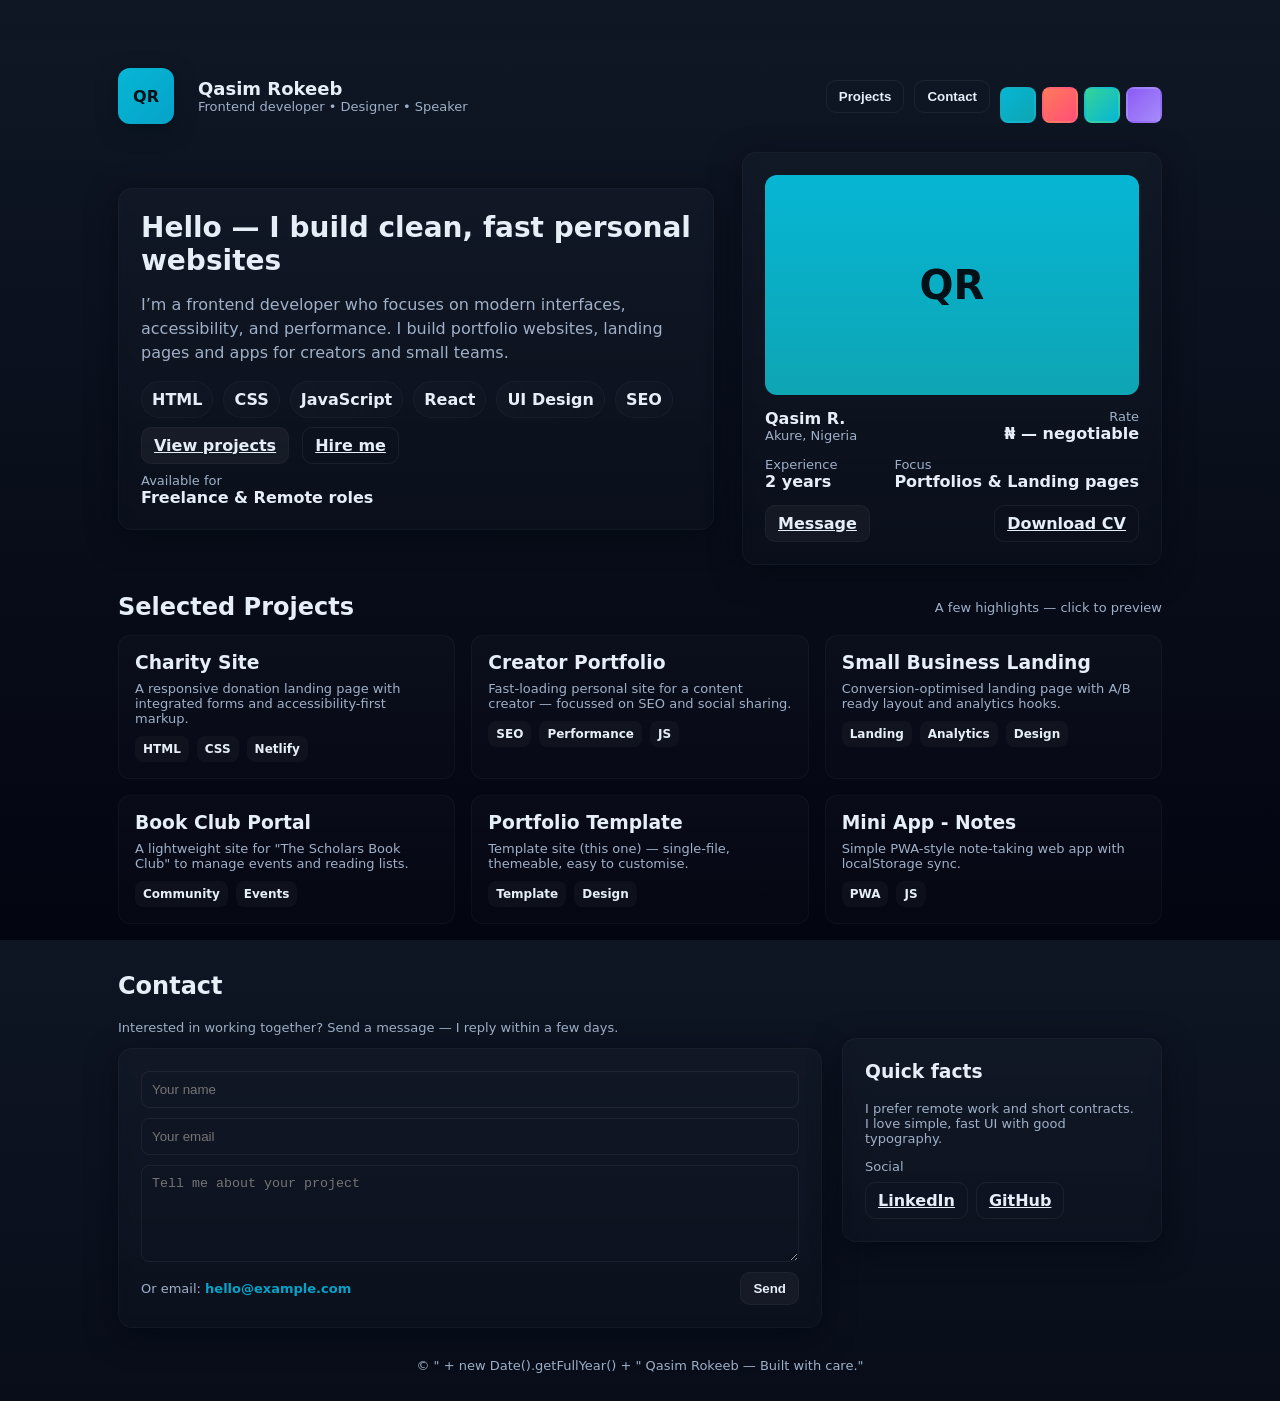
<file: index.html>
<!doctype html>
<html lang="en">
<head>
  <meta charset="utf-8">
  <meta name="viewport" content="width=device-width,initial-scale=1">
  <title>Stylish Portfolio — Qasim Rokeeb</title>
  <meta name="description" content="A colourful, responsive single-file portfolio template.">
  <style>
    :root{
      --bg:#0f1724; /* night blue */
      --card:#0b1220;
      --text:#e6eef8;
      --muted:#9fb0c8;

      /* default palette (ocean) */
      --accent-1: #06b6d4;
      --accent-2: #06a3c9;
      --accent-3: #0ea5b4;

      --radius: 14px;
      --glass: rgba(255,255,255,0.04);
      font-family: Inter, ui-sans-serif, system-ui, -apple-system, "Segoe UI", Roboto, "Helvetica Neue", Arial;
    }

    /* other palettes defined as data attributes on body */
    body[data-palette="sunset"]{ --accent-1:#ff7a59; --accent-2:#ffb86b; --accent-3:#ff4f79; --bg:#151313; --card:#1b1414; }
    body[data-palette="mint"]{ --accent-1:#34d399; --accent-2:#10b981; --accent-3:#06b6d4; --bg:#071820; --card:#071a1b; }
    body[data-palette="violet"]{ --accent-1:#8b5cf6; --accent-2:#7c3aed; --accent-3:#a78bfa; --bg:#0b0712; --card:#110b18; }

    *{box-sizing:border-box}
    html,body{height:100%;margin:0;background:linear-gradient(180deg,var(--bg),#030511);color:var(--text);}

    .container{max-width:1100px;margin:40px auto;padding:28px}

    header{display:flex;align-items:center;justify-content:space-between;gap:16px}
    .brand{display:flex;gap:12px;align-items:center}
    .logo{width:56px;height:56px;border-radius:12px;background:linear-gradient(135deg,var(--accent-1),var(--accent-2));display:flex;align-items:center;justify-content:center;font-weight:700;color:#021018;box-shadow:0 6px 20px rgba(2,16,24,0.6)}
    h1{font-size:18px;margin:0}
    p.lead{margin:0;color:var(--muted);font-size:13px}

    nav{display:flex;gap:10px;align-items:center}
    .btn{background:var(--glass);border:1px solid rgba(255,255,255,0.04);padding:8px 12px;border-radius:10px;color:var(--text);cursor:pointer;font-weight:600}
    .btn.ghost{background:transparent;border:1px solid rgba(255,255,255,0.06)}

    /* Hero */
    .hero{display:grid;grid-template-columns:1fr 420px;gap:28px;margin-top:28px;align-items:center}
    .card{background:linear-gradient(180deg, rgba(255,255,255,0.02), rgba(255,255,255,0.01));padding:22px;border-radius:var(--radius);backdrop-filter: blur(6px);box-shadow: 0 8px 30px rgba(2,8,16,0.6);border:1px solid rgba(255,255,255,0.03)}

    .intro h2{font-size:28px;margin:0 0 8px}
    .intro p{color:var(--muted);line-height:1.5}

    .skills{display:flex;flex-wrap:wrap;gap:10px;margin-top:16px}
    .chip{padding:8px 10px;border-radius:999px;background:linear-gradient(90deg, rgba(255,255,255,0.02), rgba(255,255,255,0.01));border:1px solid rgba(255,255,255,0.03);font-weight:600}

    /* profile card */
    .profile{display:flex;flex-direction:column;gap:14px}
    .avatar{width:100%;height:220px;border-radius:12px;background:linear-gradient(180deg,var(--accent-1),var(--accent-3));display:flex;align-items:center;justify-content:center;font-size:40px;font-weight:800;color:#021018}
    .meta{display:flex;justify-content:space-between;gap:8px;align-items:center}

    /* Projects */
    section.projects{margin-top:28px}
    .projects-grid{display:grid;grid-template-columns:repeat(3,1fr);gap:16px;margin-top:14px}
    .project{padding:16px;border-radius:12px;background:linear-gradient(180deg, rgba(255,255,255,0.02), rgba(255,255,255,0.01));border:1px solid rgba(255,255,255,0.03)}
    .project h3{margin:0 0 8px}
    .project p{margin:0;color:var(--muted);font-size:13px}
    .project .tags{margin-top:10px;display:flex;gap:8px;flex-wrap:wrap}
    .tag{background:rgba(255,255,255,0.03);padding:6px 8px;border-radius:8px;font-weight:600;font-size:12px}

    /* Accent highlights */
    .accent{color:var(--accent-1);font-weight:800}
    .accent-bg{background:linear-gradient(90deg,var(--accent-1),var(--accent-2));-webkit-background-clip:text;background-clip:text;color:transparent}

    /* Color strip bar */
    .palette-bar{display:flex;gap:6px;margin-top:18px}
    .swatch{width:36px;height:36px;border-radius:8px;cursor:pointer;border:2px solid rgba(255,255,255,0.03)}
    .swatch[data-p="ocean"]{background:linear-gradient(135deg,#06b6d4,#0ea5b4)}
    .swatch[data-p="sunset"]{background:linear-gradient(135deg,#ff7a59,#ff4f79)}
    .swatch[data-p="mint"]{background:linear-gradient(135deg,#34d399,#06b6d4)}
    .swatch[data-p="violet"]{background:linear-gradient(135deg,#8b5cf6,#a78bfa)}

    /* contact */
    form{display:grid;gap:10px}
    input,textarea{background:transparent;border:1px solid rgba(255,255,255,0.06);padding:10px;border-radius:8px;color:var(--text);outline:none}
    .muted{color:var(--muted);font-size:13px}

    footer{margin-top:30px;text-align:center;color:var(--muted);font-size:13px}

    /* responsiveness */
    @media (max-width:980px){
      .hero{grid-template-columns:1fr}
      .projects-grid{grid-template-columns:repeat(2,1fr)}
      .avatar{height:180px}
    }
    @media (max-width:600px){
      .projects-grid{grid-template-columns:1fr}
      .container{padding:18px;margin:18px auto}
      .logo{width:48px;height:48px}
      .intro h2{font-size:22px}
    }

    /* small util */
    .row{display:flex;gap:10px;align-items:center}
    a.link{color:var(--accent-2);text-decoration:none;font-weight:700}
  </style>
</head>
<body data-palette="ocean">
  <div class="container">
    <header>
      <div class="brand">
        <div class="logo">QR</div> <a></a>
        <div>
          <h1>Qasim Rokeeb</h1>
          <p class="lead">Frontend developer • Designer • Speaker</p>
        </div>
      </div>

      <nav>
        <button class="btn ghost" onclick="document.getElementById('projects').scrollIntoView({behavior:'smooth'})">Projects</button>
        <button class="btn ghost" onclick="document.getElementById('contact').scrollIntoView({behavior:'smooth'})">Contact</button>
        <div class="row">
          <div class="palette-bar" title="Choose palette">
            <div class="swatch" data-p="ocean" onclick="setPalette('ocean')" aria-label="ocean palette"></div>
            <div class="swatch" data-p="sunset" onclick="setPalette('sunset')" aria-label="sunset palette"></div>
            <div class="swatch" data-p="mint" onclick="setPalette('mint')" aria-label="mint palette"></div>
            <div class="swatch" data-p="violet" onclick="setPalette('violet')" aria-label="violet palette"></div>
          </div>
        </div>
      </nav>
    </header>

    <main>
      <section class="hero">
        <div class="card intro">
          <h2>Hello — I build clean, fast personal websites</h2>
          <p>I’m a frontend developer who focuses on modern interfaces, accessibility, and performance. I build portfolio websites, landing pages and apps for creators and small teams.</p>

          <div class="skills">
            <div class="chip">HTML</div>
            <div class="chip">CSS</div>
            <div class="chip">JavaScript</div>
            <div class="chip">React</div>
            <div class="chip">UI Design</div>
            <div class="chip">SEO</div>
          </div>

          <div style="margin-top:18px">
            <a class="btn" href="#projects">View projects</a>
            <a class="btn ghost" href="#contact" style="margin-left:8px">Hire me</a>
          </div>

          <div style="margin-top:18px;display:flex;gap:12px;align-items:center">
            <div class="meta">
              <div>
                <div class="muted">Available for</div>
                <div style="font-weight:800">Freelance & Remote roles</div>
              </div>
            </div>
          </div>
        </div>

        <aside class="card profile">
          <div class="avatar">QR</div>
          <div style="display:flex;justify-content:space-between;align-items:center">
            <div>
              <div style="font-weight:800">Qasim R.</div>
              <div class="muted">Akure, Nigeria</div>
            </div>
            <div style="text-align:right">
              <div class="muted">Rate</div>
              <div style="font-weight:900">₦ — negotiable</div>
            </div>
          </div>

          <div style="display:flex;gap:8px;justify-content:space-between;align-items:center">
            <div>
              <div class="muted">Experience</div>
              <div style="font-weight:800">2 years</div>
            </div>
            <div>
              <div class="muted">Focus</div>
              <div style="font-weight:800">Portfolios & Landing pages</div>
            </div>
          </div>

          <div style="display:flex;gap:10px;justify-content:space-between">
            <a class="btn" href="#contact">Message</a>
            <a class="btn ghost" href="#" onclick="alert('Download CV placeholder')">Download CV</a>
          </div>
        </aside>
      </section>

      <section id="projects" class="projects">
        <div style="display:flex;justify-content:space-between;align-items:center">
          <h2 style="margin:0">Selected Projects</h2>
          <div class="muted">A few highlights — click to preview</div>
        </div>

        <div class="projects-grid">
          <article class="project">
            <h3>Charity Site</h3>
            <p>A responsive donation landing page with integrated forms and accessibility-first markup.</p>
            <div class="tags"><span class="tag">HTML</span><span class="tag">CSS</span><span class="tag">Netlify</span></div>
          </article>

          <article class="project">
            <h3>Creator Portfolio</h3>
            <p>Fast-loading personal site for a content creator — focussed on SEO and social sharing.</p>
            <div class="tags"><span class="tag">SEO</span><span class="tag">Performance</span><span class="tag">JS</span></div>
          </article>

          <article class="project">
            <h3>Small Business Landing</h3>
            <p>Conversion-optimised landing page with A/B ready layout and analytics hooks.</p>
            <div class="tags"><span class="tag">Landing</span><span class="tag">Analytics</span><span class="tag">Design</span></div>
          </article>

          <article class="project">
            <h3>Book Club Portal</h3>
            <p>A lightweight site for "The Scholars Book Club" to manage events and reading lists.</p>
            <div class="tags"><span class="tag">Community</span><span class="tag">Events</span></div>
          </article>

          <article class="project">
            <h3>Portfolio Template</h3>
            <p>Template site (this one) — single-file, themeable, easy to customise.</p>
            <div class="tags"><span class="tag">Template</span><span class="tag">Design</span></div>
          </article>

          <article class="project">
            <h3>Mini App - Notes</h3>
            <p>Simple PWA-style note-taking web app with localStorage sync.</p>
            <div class="tags"><span class="tag">PWA</span><span class="tag">JS</span></div>
          </article>
        </div>
      </section>

      <section id="contact" style="margin-top:28px">
        <div style="display:flex;justify-content:space-between;align-items:center;gap:20px;flex-wrap:wrap">
          <div style="flex:1;min-width:260px">
            <h2>Contact</h2>
            <p class="muted">Interested in working together? Send a message — I reply within a few days.</p>

            <div class="card" style="margin-top:12px">
              <form onsubmit="event.preventDefault();sendMessage();">
                <input type="text" id="name" placeholder="Your name" required>
                <input type="email" id="email" placeholder="Your email" required>
                <textarea id="message" rows="5" placeholder="Tell me about your project" required></textarea>
                <div style="display:flex;gap:8px;align-items:center;justify-content:space-between">
                  <div class="muted">Or email: <a class="link" href="mailto:hello@example.com">hello@example.com</a></div>
                  <button class="btn" type="submit">Send</button>
                </div>
              </form>
            </div>
          </div>

          <div style="width:320px;min-width:260px">
            <div class="card">
              <h3 style="margin-top:0">Quick facts</h3>
              <p class="muted">I prefer remote work and short contracts. I love simple, fast UI with good typography.</p>
              <div style="margin-top:12px" class="muted">Social</div>
              <div style="display:flex;gap:8px;margin-top:8px">
                <a class="btn ghost" href="#">LinkedIn</a>
                <a class="btn ghost" href="#">GitHub</a>
              </div>
            </div>
          </div>
        </div>
      </section>

      <footer>
        © " + new Date().getFullYear() + " Qasim Rokeeb — Built with care."
      </footer>
    </main>
  </div>

  <script>
    function setPalette(name){
      document.body.setAttribute('data-palette', name);
      localStorage.setItem('palette', name);
    }
    // restore palette
    (function(){
      const saved = localStorage.getItem('palette');
      if(saved) document.body.setAttribute('data-palette', saved);
    })();

    function sendMessage(){
      const name = document.getElementById('name').value.trim();
      alert('Thanks '+(name||'friend')+" — message submitted (demo). We'll pretend it's sent!");
      document.getElementById('name').value='';
      document.getElementById('email').value='';
      document.getElementById('message').value='';
    }
  </script>
</body>
</html>
</file>
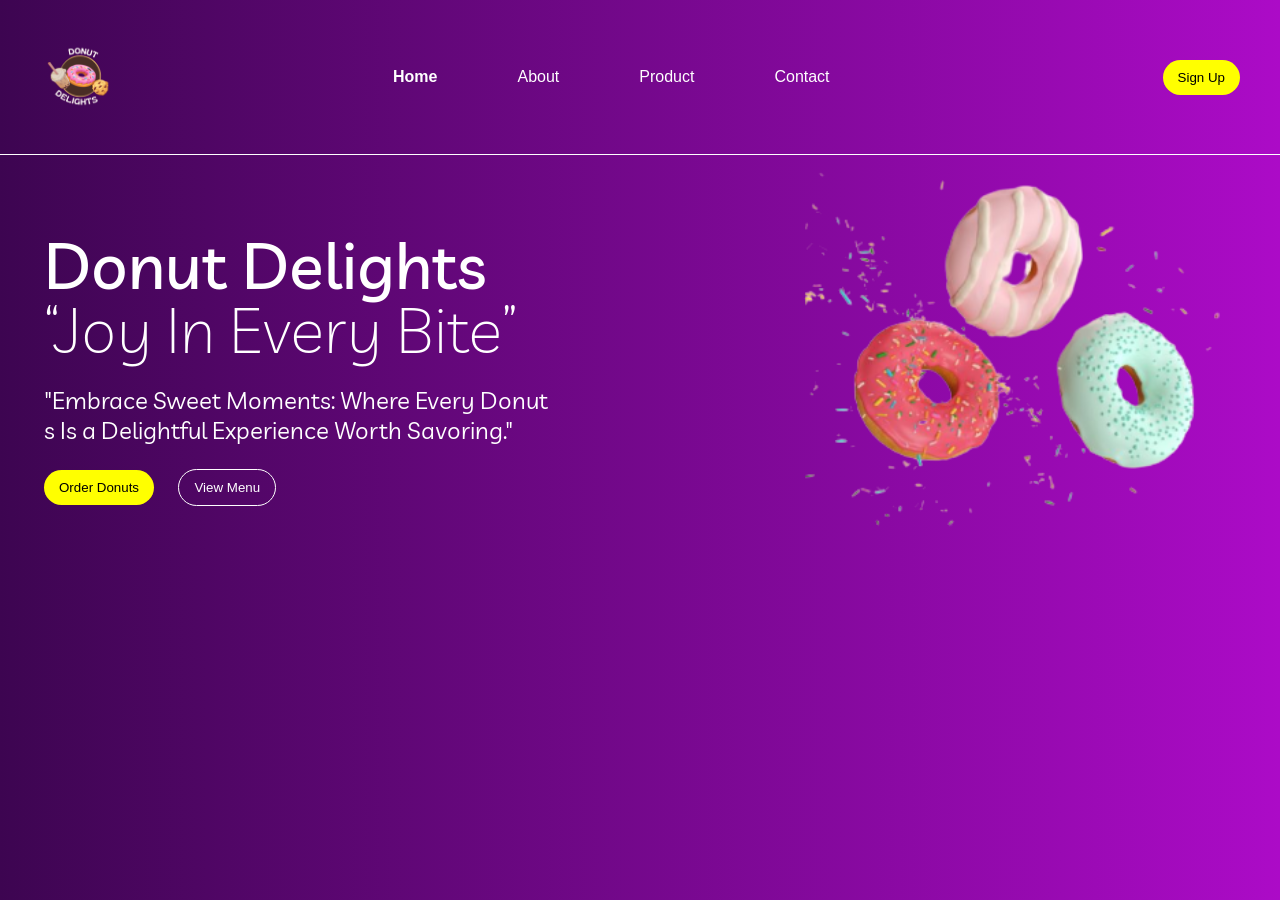
<file: Donut's Website/index.html>
<!DOCTYPE html>
<html lang="en">
<head>
    <meta charset="UTF-8">
    <meta name="viewport" content="width=device-width, initial-scale=1.0">
    <title>Donut's Website</title>
    <link rel="stylesheet" href="style.css">
    <link rel="preconnect" href="https://fonts.googleapis.com">
<link rel="preconnect" href="https://fonts.gstatic.com" crossorigin>
<link href="https://fonts.googleapis.com/css2?family=Livvic:ital,wght@0,100;0,200;0,300;0,400;0,500;0,600;0,700;0,900;1,100;1,200;1,300;1,400;1,500;1,600;1,700;1,900&display=swap" rel="stylesheet">
</head>
<body>

    <header>
        <div>
            <img src="logo.png" alt="">
        </div>
        <nav>

            <ul>
                <li><a class="active" href="index.html">Home</a></li>
                <li><a href="about.html">About</a></li>
                <li><a href="services.html">Product</a></li>
                <li><a href="contact.html">Contact</a></li>
            </ul>
        </nav>

        <button>Sign Up</button>
    </header>

    <section>
        <div>
              <h1>Donut Delights <br><span>“Joy In Every Bite”</span></h1>
              <p>"Embrace Sweet Moments: Where Every Donut <br>s Is a Delightful Experience Worth Savoring."</p>
              <div>
                <button>Order Donuts</button>
                <button id="sign-up">View Menu</button>
              </div>
        </div>
        <div>
            <img src="HeroImg.png" alt="Donut Image">
    </section>
</body>
</html>
</file>
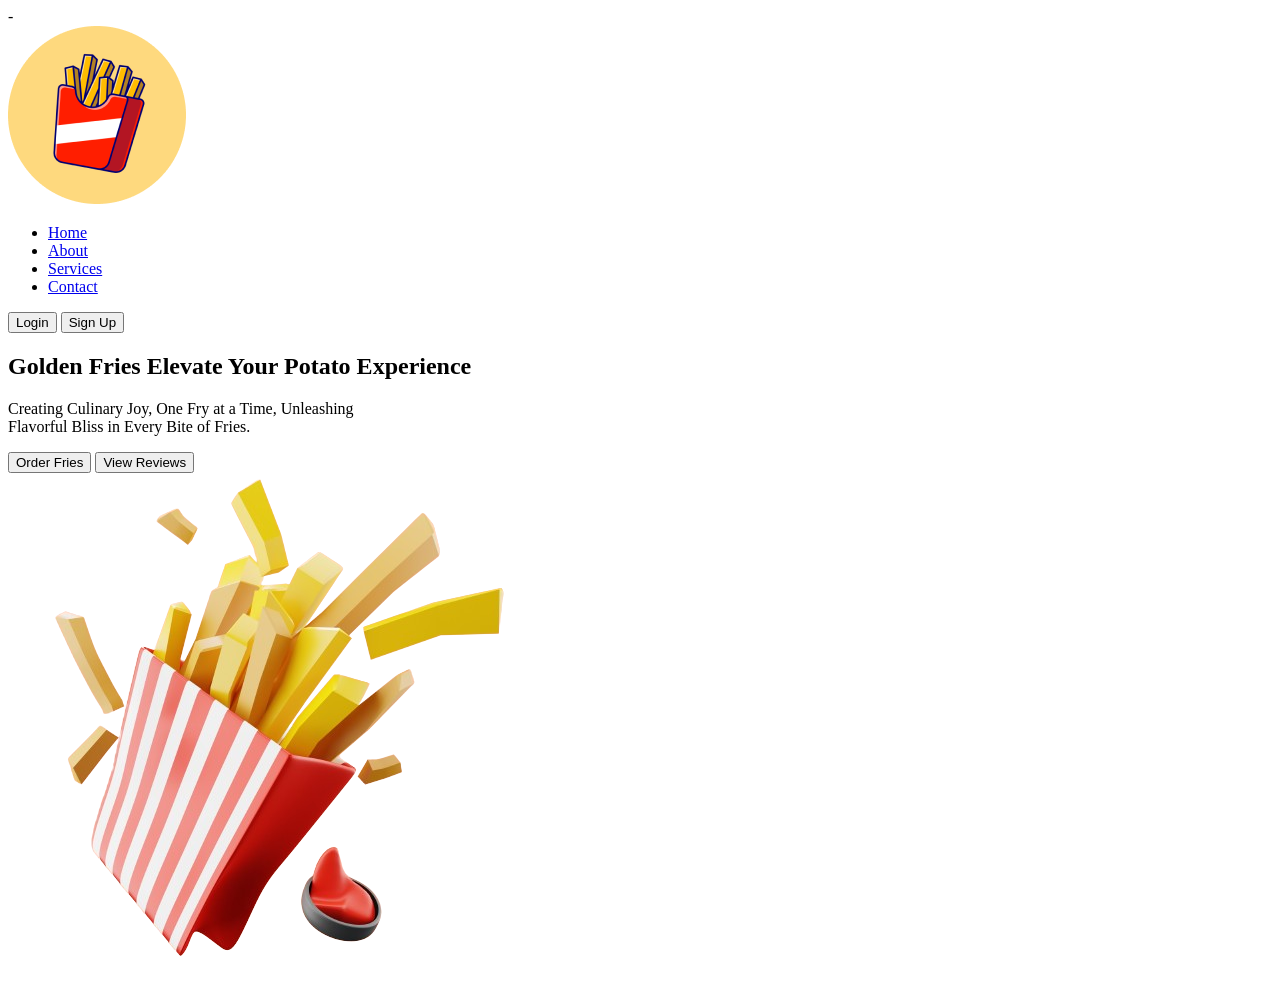
<file: Fries Website/index.html>
<!DOCTYPE html>
<html lang="en">
<head>
    <meta charset="UTF-8">
    <meta name="viewport" content="width=device-width, initial-scale=1.0">-
    <title>Fries Website</title>

    <!-- <link rel="stylesheet" href="style.css"> -->
   <link rel="preconnect" href="https://fonts.googleapis.com">
<link rel="preconnect" href="https://fonts.gstatic.com" crossorigin>
<link href="https://fonts.googleapis.com/css2?family=Inter:ital,opsz,wght@0,14..32,100..900;1,14..32,100..900&family=Poppins:ital,wght@0,100;0,200;0,300;0,400;0,500;0,600;0,700;0,800;0,900;1,100;1,200;1,300;1,400;1,500;1,600;1,700;1,800;1,900&display=swap" rel="stylesheet">
</head>
<body>
    <header>
        <div>

             <img src="logo.png" alt="Fries Logo">
        </div>

          
           <nav>
            <ul>
                <li><a class="active" href="index.html">Home</a></li>
                <li><a href="about.html">About</a></li>
                <li><a href="services.html">Services</a></li>
                <li><a href="contact.html">Contact</a></li>
            </ul>
           </nav>
           <div>
               <button>Login</button>
               <button id="sign-up">Sign Up</button>
           </div>
    </header>
    <section>
        <div>
           <h1>Golden Fries Elevate Your Potato Experience</h1>
           <p>Creating Culinary Joy, One Fry at a Time, Unleashing <br>Flavorful Bliss in Every Bite of Fries.</p>
           <div>
            <button>Order Fries</button>
            <button id="sign-up">View Reviews</button>
           </div>
        </div>
        <div>  
            <img src="HeroImg.png" alt="Fries Image">
        </div>
    </section>
</body>
</html>
</file>
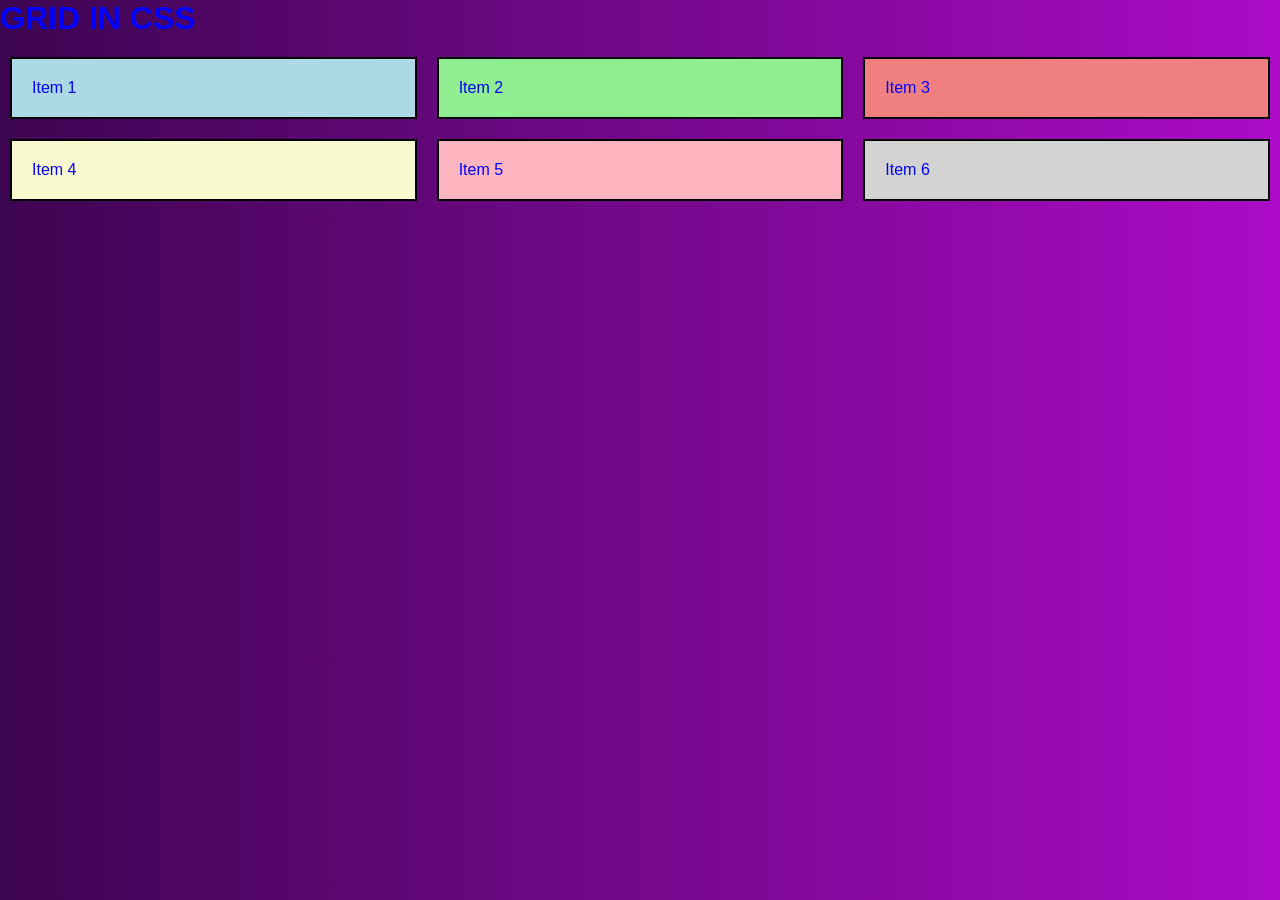
<file: GRID/index.html>
<!DOCTYPE html>
<html lang="en">
<head>
    <meta charset="UTF-8">
    <meta name="viewport" content="width=device-width, initial-scale=1.0">
    <title>GRID IN CSS</title>
    <link rel="stylesheet" href="style.css">
</head>
<body>
    <h1>GRID IN CSS</h1>

    <div class="grid-container">
        <div style="background-color: lightblue; padding: 20px; border: 2px solid black;" class="grid-1">Item 1</div>
        <div style="background-color: lightgreen; padding: 20px; border: 2px solid black;" class="grid-2">Item 2</div>
        <div style="background-color: lightcoral; padding: 20px; border: 2px solid black;" class="grid-3">Item 3</div>
        <div style="background-color: lightgoldenrodyellow; padding: 20px; border: 2px solid black;" class="grid-4">Item 4</div>
        <div style="background-color: lightpink; padding: 20px; border: 2px solid black; " class="grid-5">Item 5</div>
        <div style="background-color: lightgray; padding: 20px; border: 2px solid black;" class="grid-6">Item 6</div>
    </div>
</body>
</html>
</file>
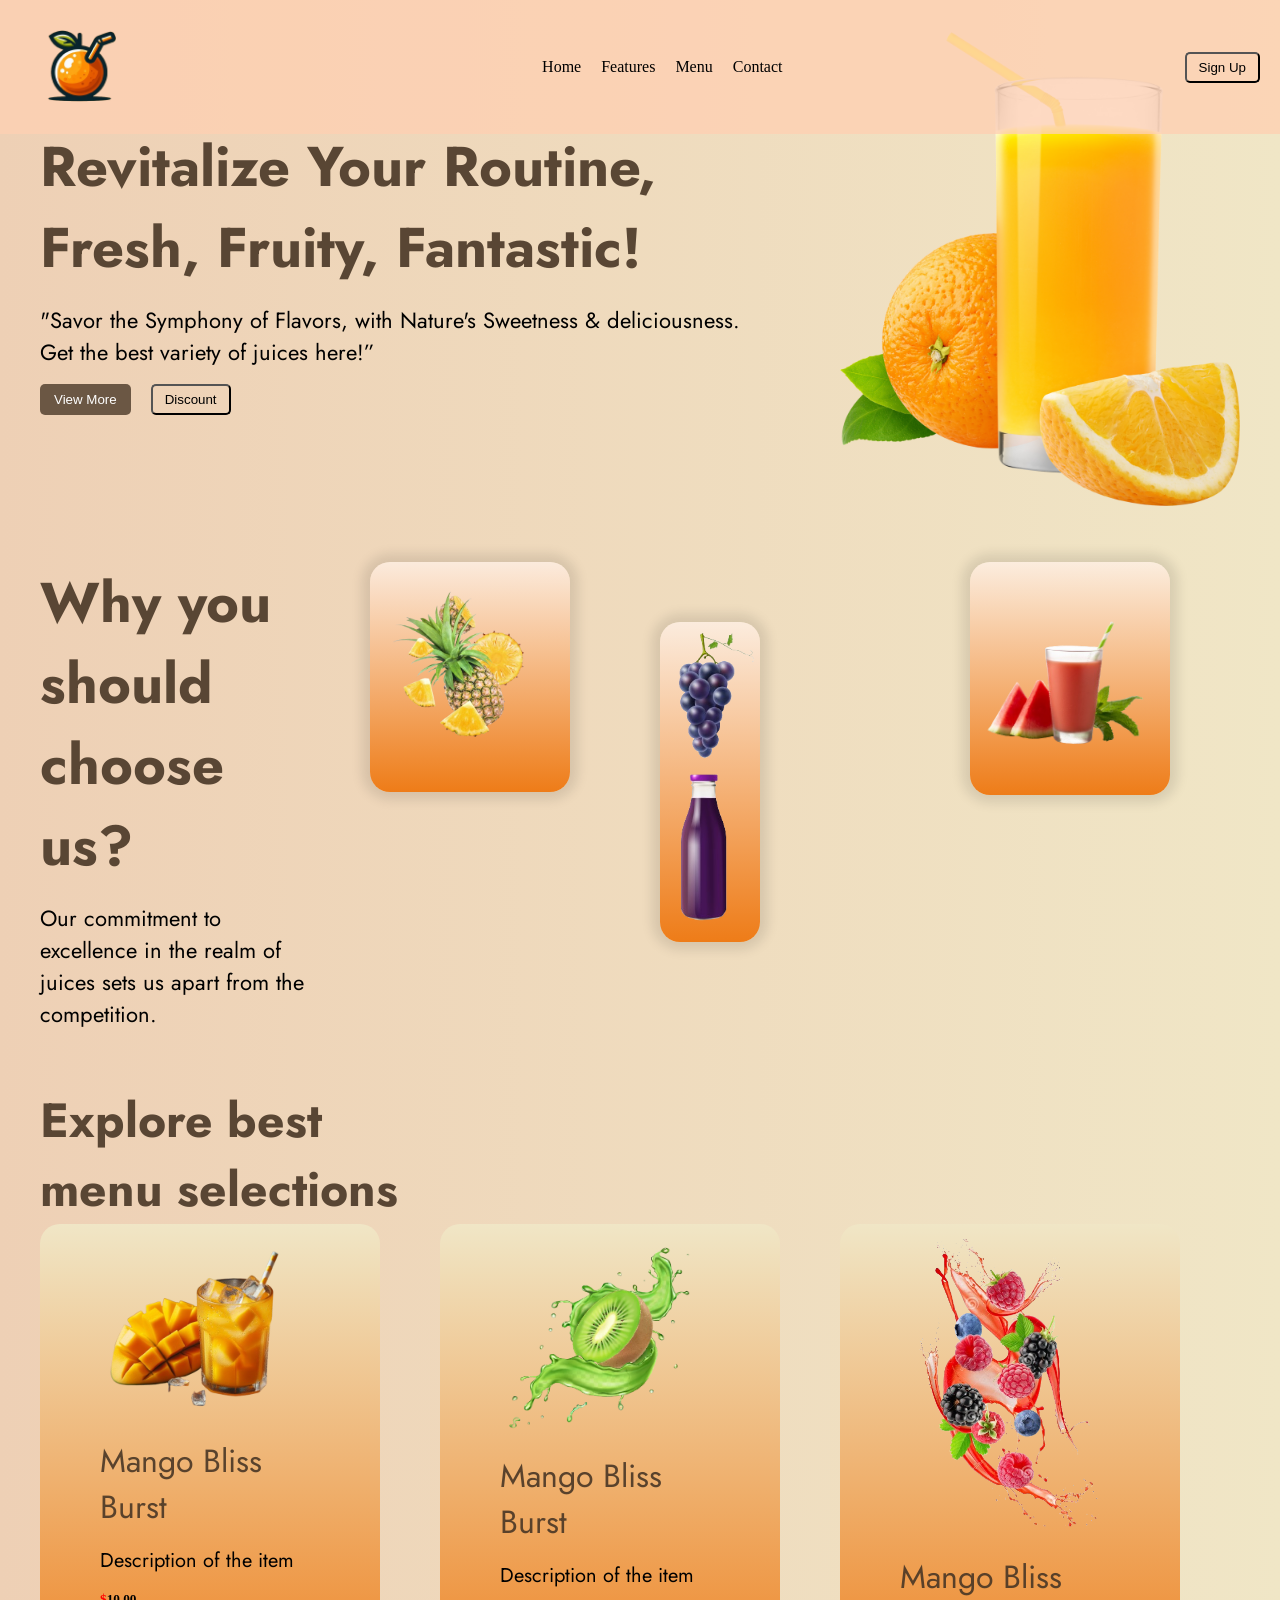
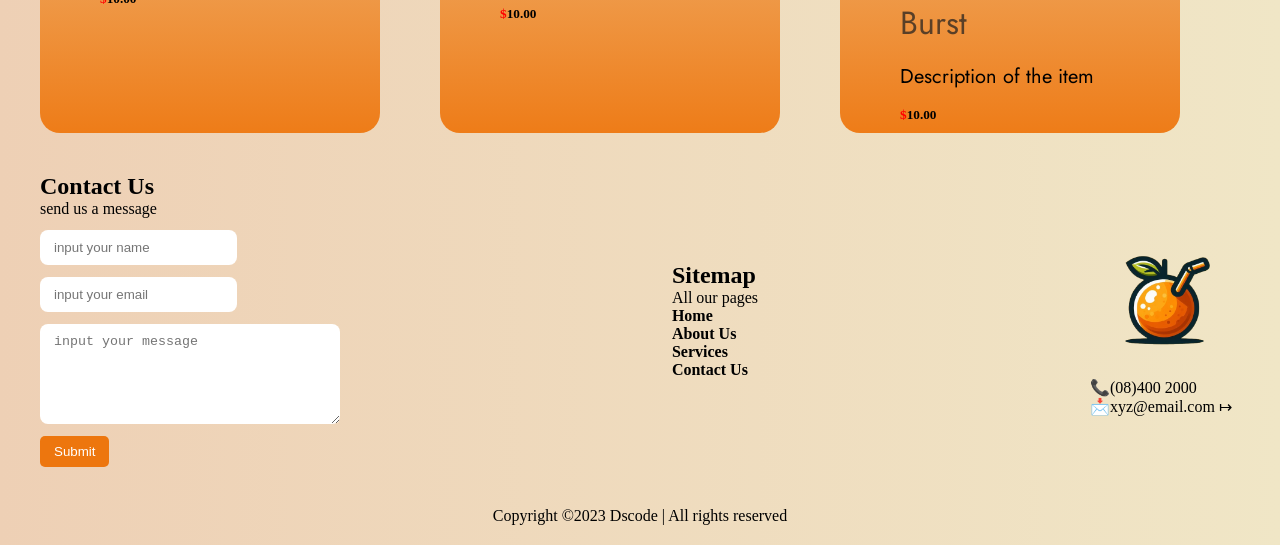
<file: Juice Website/index.html>
<!doctype html>
<html lang="en">
  <head>
    <meta charset="UTF-8" />
    <meta name="viewport" content="width=device-width, initial-scale=1.0" />
    <title>Juice Website</title>
    <link rel="stylesheet" href="styles.css" />
    <link rel="preconnect" href="https://fonts.googleapis.com">
<link rel="preconnect" href="https://fonts.gstatic.com" crossorigin>
<link href="https://fonts.googleapis.com/css2?family=Jost:ital,wght@0,100..900;1,100..900&display=swap" rel="stylesheet">
  </head>
  <body>
    <header>
      <div>
        <img src="logo.png" class="logo" alt="Juice Logo" />
      </div>
      <nav>
        <ul>
          <li><a href="#home">Home</a></li>
          <li><a href="#features">Features</a></li>
          <li><a href="#menu">Menu</a></li>
          <li><a href="#contact">Contact</a></li>
        </ul>
      </nav>
      <button class="sign-up">Sign Up</button>
    </header>

    <section class="hero">
      <div>
        <h1>Revitalize Your Routine,<br> Fresh, Fruity, Fantastic!</h1>
        <p>
          "Savor the Symphony of Flavors, with Nature's Sweetness &
          deliciousness.<br> Get the best variety of juices here!”
        </p>
        <div>
            <button class="view">View More</button>
            <button class="sign-up">Discount</button>
        </div>
      </div>
      <div class="buttons">
        <img src="fruit.png" alt="Fruit Drink">
      </div>
    </section>
    <section class="about">
         <div>

            <h2>Why you should choose us?</h2>
            <p>Our commitment to excellence in the realm of juices sets us apart from the competition.</p>
         </div>
         <div>
            <img src="images/pine.png" class="pine" alt="">
         </div>
         <div>
            <img src="images/grape.png" class="grape" alt="">
         </div>
         <div>
            <img src="images/melon.png" class="melon" alt="">
         </div>
    </section>
    <section class="menu">
         <h2>Explore best <br>menu selections</h2>
         <div class="menus">
          <div class="menu-card">
            <img class="menu-item" src="images/mango.png" alt="">
            <h4>Mango Bliss Burst</h4>
            <p>Description of the item</p>
            <h5><span style="color: red;">$</span>10.00</h5>
          </div>
          <div class="menu-card">
            <img class="menu-item" src="images/kiwi.png" alt="">
            <h4>Mango Bliss Burst</h4>
            <p>Description of the item</p>
            <h5><span style="color: red;">$</span>10.00</h5>
          </div>
          <div class="menu-card">
            <img class="menu-item" src="images/berry.png" alt="">
            <h4>Mango Bliss Burst</h4>
            <p>Description of the item</p>
            <h5><span style="color: red;">$</span>10.00</h5>
          </div>
          
         </div>
    </section>

    <section>
        <div class="footer">
          <div class="form">
            <h2>Contact Us</h2>
            <p>send us a message</p>
            <input type="text" placeholder="input your name">
            <input type="email" placeholder="input your email">
            <textarea name="" id="" placeholder="input your message"></textarea>
            <button>Submit</button>
          </div>
          <div>
             <h2>Sitemap</h2>
             <p>All our pages</p>
             <h4>Home</h4>
             <h4>About Us</h4>
             <h4>Services</h4>
             <h4>Contact Us</h4>
          </div>
          <div>
            <img src="logo.png" alt="">
            <p>📞(08)400 2000</p>
            <p>📩xyz@email.com &map;</p>
          </div>
        </div>

    </section>
    <section>
      <p style="text-align: center;">Copyright &copy;2023 Dscode | All rights reserved</p>
    </section>
  </body>
</html>
</file>
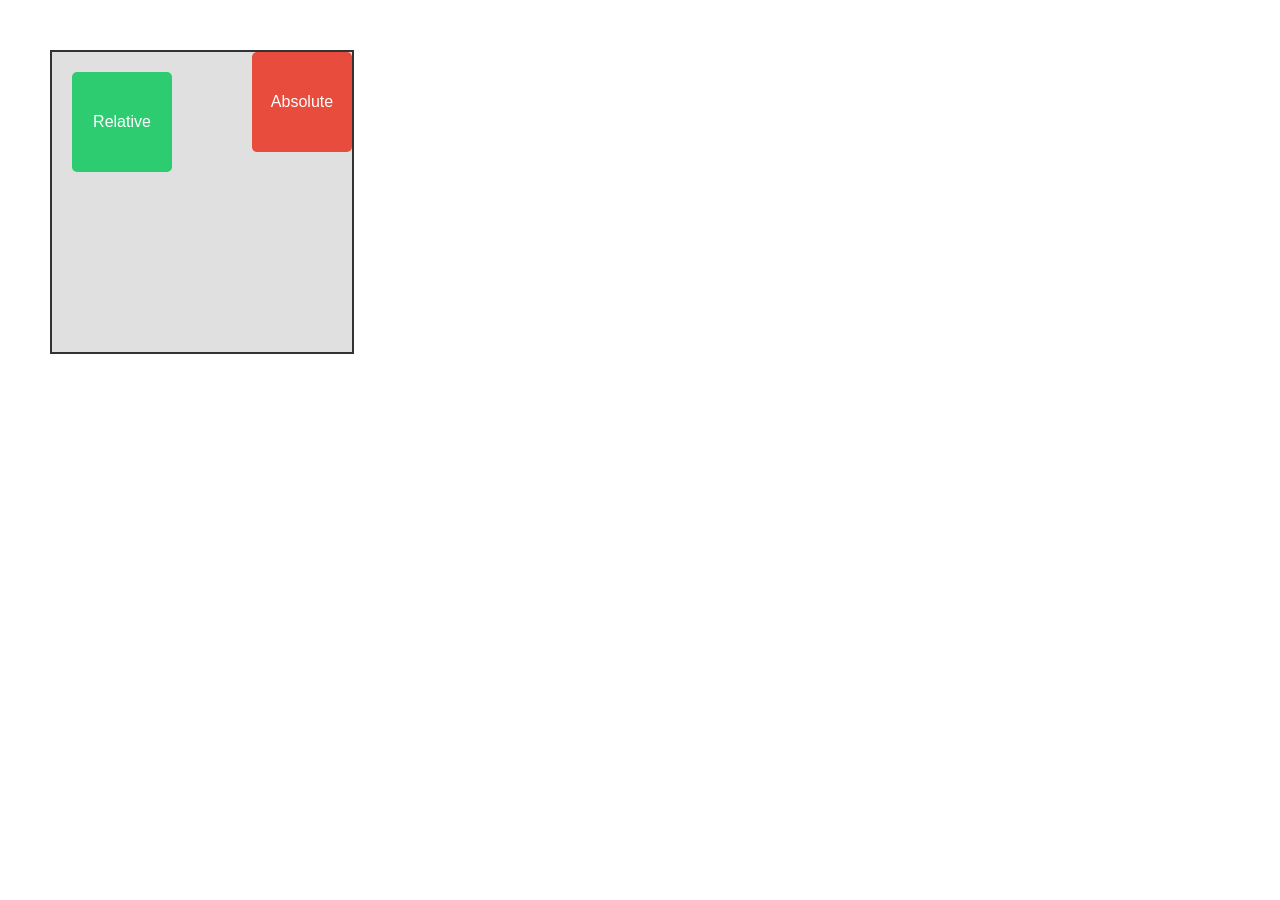
<file: Position/index.html>
<!DOCTYPE html>
<html lang="en">
<head>
    <meta charset="UTF-8">
    <meta name="viewport" content="width=device-width, initial-scale=1.0">
    <title>Document</title>
</head>
<body>
    
</body>
</html>
<style>
    body {
        margin: 0;
        font-family: Arial, sans-serif;
    }

    .container {
        position: relative;
        width: 300px;
        height: 300px;
        background-color: #e0e0e0;
        margin: 50px;
        border: 2px solid #333;
    }

    .box {
        width: 100px;
        height: 100px;
        border-radius: 5px;
        background-color: #3498db;
        color: white;
        display: flex;
        align-items: center;
        justify-content: center;
    }

    .relative-box {
        position: relative;
        top: 20px;
        left: 20px;
        background-color: #2ecc71;
    }

    .absolute-box {
        position: absolute;
        top: 0px;
        right: 0px;
        background-color: #e74c3c;
    }
</style>

<div class="container">
    <div class="box relative-box">Relative</div>
    <div class="box absolute-box">Absolute</div>
</div>
</file>
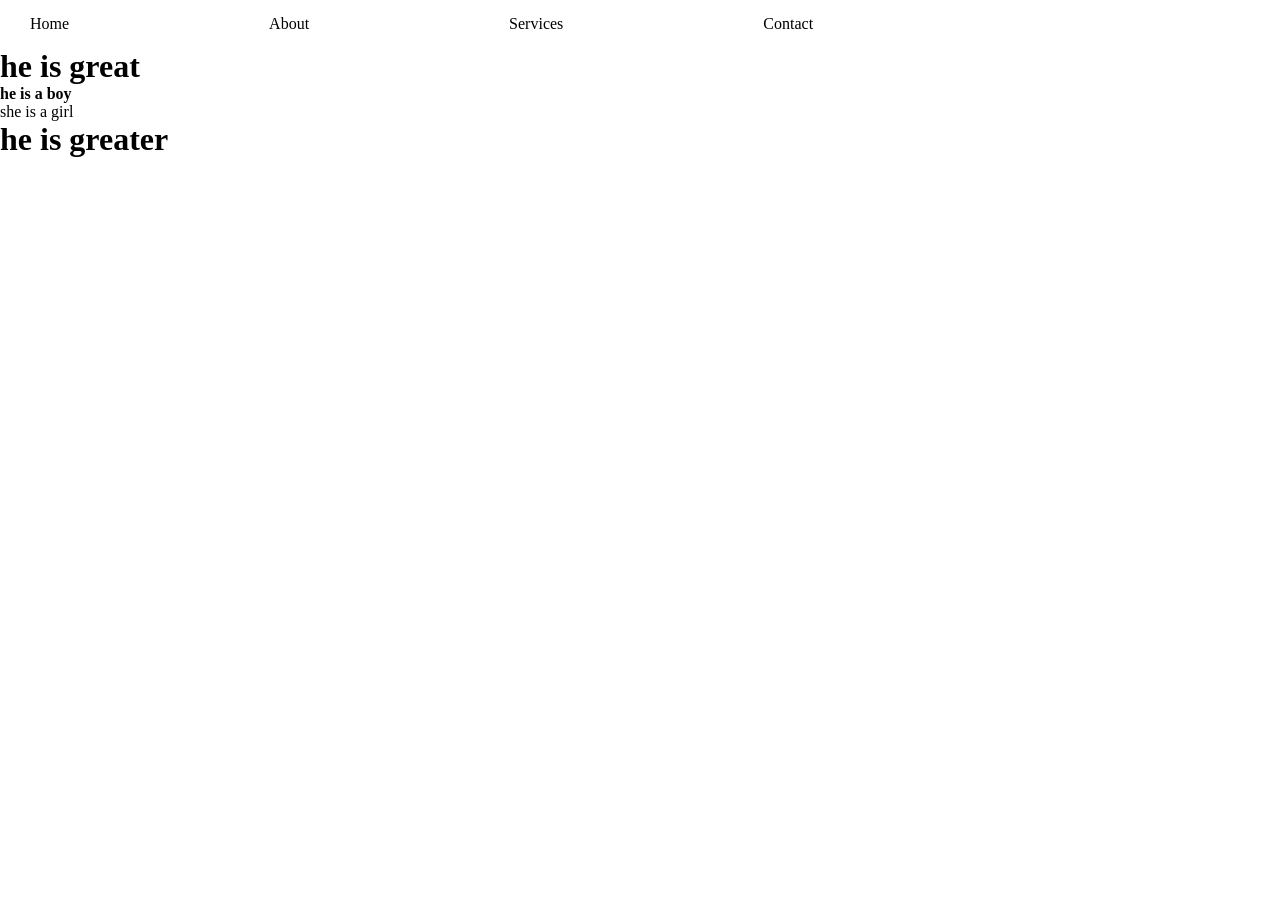
<file: Flexbox.html>
<!DOCTYPE html>
<html lang="en">
<head>
    <meta charset="UTF-8">
    <meta name="viewport" content="width=device-width, initial-scale=1.0">
    <title>Flexbox</title>
    <link rel="stylesheet" href="styleflex.css">
</head>
<body>
    <header>
        <nav>
            <ul class="flex-container">
                <li class="flex-item">Home</li>
                <li class="flex-item">About</li>
                <li class="flex-item">Services</li>
                <li class="flex-item">Contact</li>
            </ul>
        </nav>
        <h1>he is great</h1>
    </header>



    <div>
        <b>he is a boy</b>
        <p>she is a girl</p>
    </div>

  <h1>he is greater</h1>
</body>
<script src="index.js"></script>
</html>
</file>
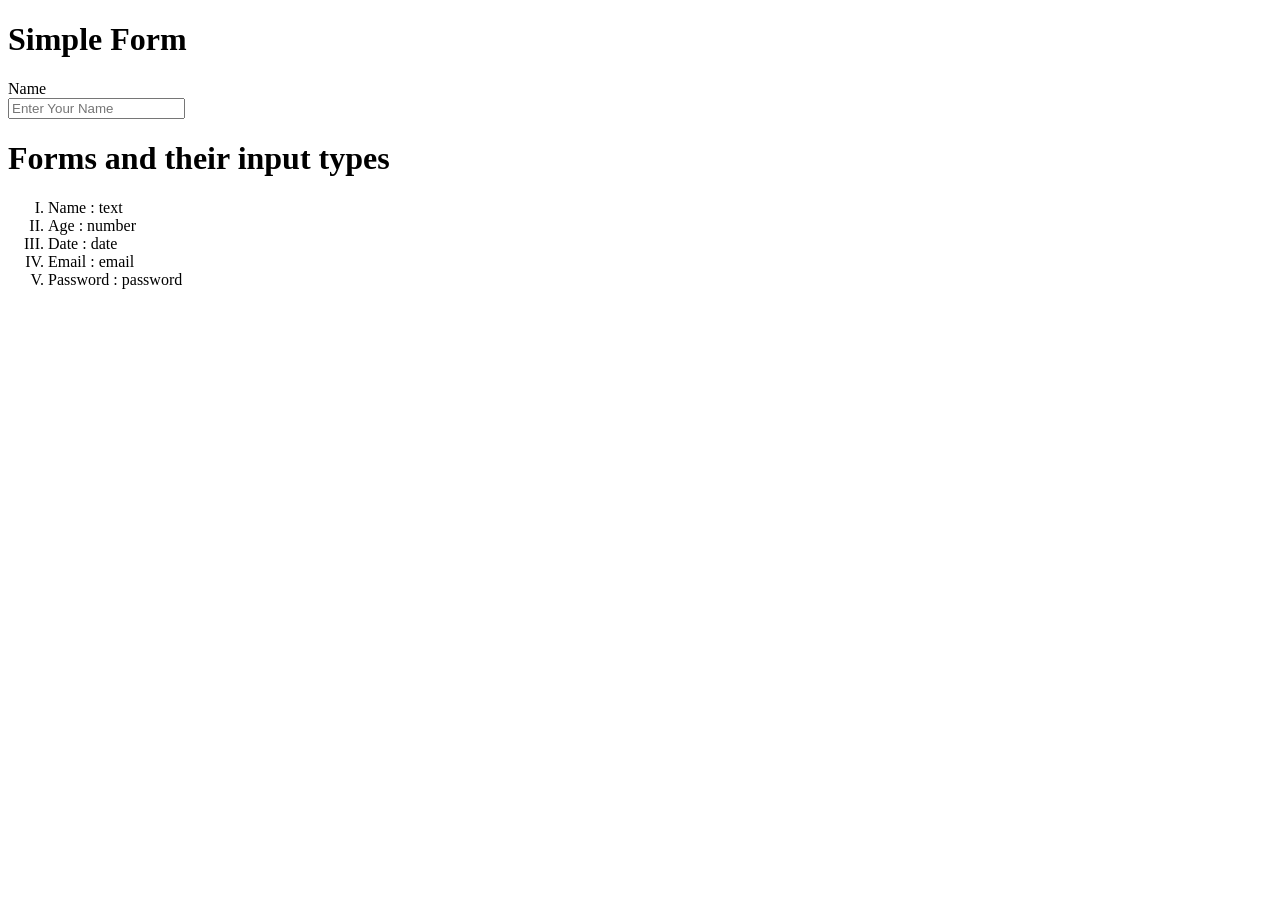
<file: Form.html>
<!DOCTYPE html>
<html lang="en">
<head>
    <meta charset="UTF-8">
    <meta name="viewport" content="width=device-width, initial-scale=1.0">
    <title>HTML Forms</title>
</head>
<body>
  <h1>Simple Form</h1>

  <form>
  <label for="">Name</label>
  <div>
  <input type="text" placeholder="Enter Your Name">
  </div>


  <h1>Forms and their input types</h1>

 <ol type="I">
        <li>Name : text</li>
        <li>Age : number</li>
        <li>Date : date</li>
        <li>Email : email</li>
        <li>Password : password</li>
    </ol>
</form>
</html>
</file>
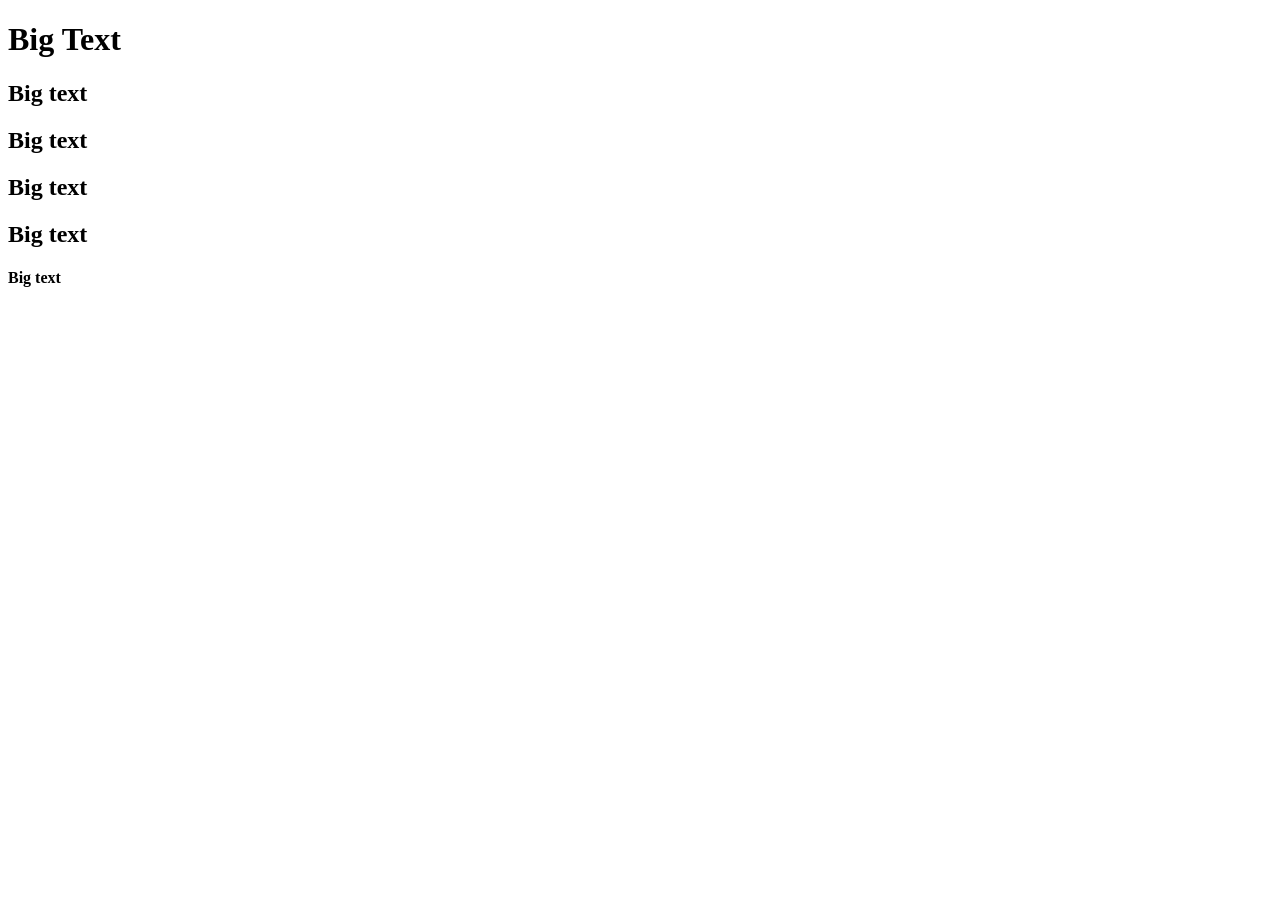
<file: index2.html>
<!DOCTYPE html>
<html lang="en">
<head>
    <meta charset="UTF-8">
    
    <meta name="viewport" content="width=device-width, initial-scale=1.0">
    <title> My cool website </title>
    
</head>
<body>
    <h1>Big Text</h1>
    <h2>Big text</h2>
    <h2>Big text</h2>
    <h2>Big text</h2>
    <h2>Big text</h2>
    <h4>Big text</h4>

    
</body>
</html>
</file>
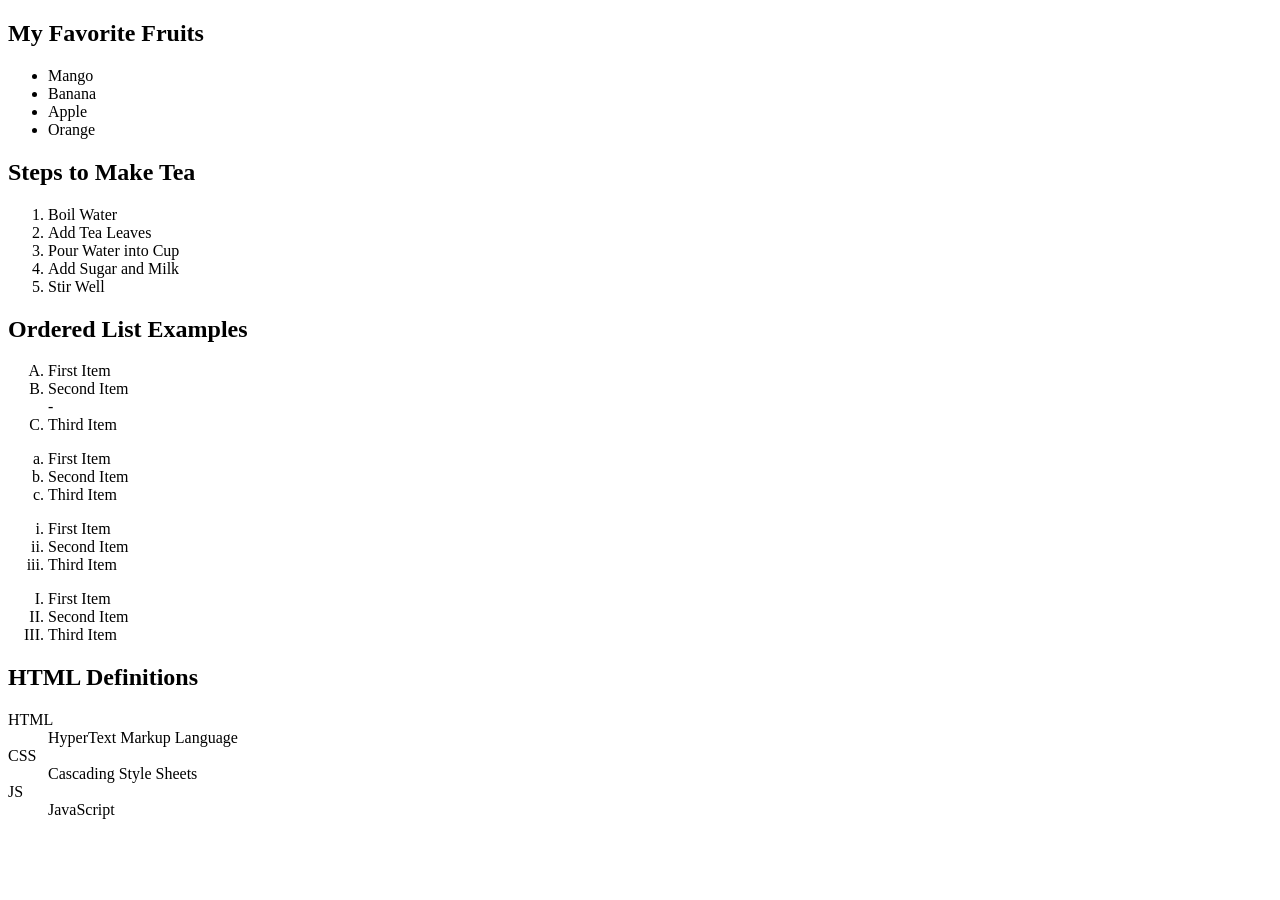
<file: Lists.html>
<!DOCTYPE html>
<html lang="en">
<head>
    <meta charset="UTF-8">
    <meta name="viewport" content="width=device-width, initial-scale=1.0">
    <title>HTML Lists</title>
</head>
<body>
    
      <!--unordered list-->
    <h2>My Favorite Fruits</h2>
    <ul>
        <li>Mango</li>
        <li>Banana</li>
        <li>Apple</li>
        <li>Orange</li>
     </ul>

     
        <!--ordered list--> 
    <h2>Steps to Make Tea</h2>
    <ol >
        <li>Boil Water</li>
        <li>Add Tea Leaves</li>
        <li>Pour Water into Cup</li>
        <li>Add Sugar and Milk</li>
        <li>Stir Well</li>

    </ol>


    <!---ordered list examples-->

    <h2>Ordered List Examples</h2>

    <ol type="A">
        <li>First Item</li>
        <li>Second Item</li>-
        <li>Third Item</li>
    </ol>

    <ol type="a">
        <li>First Item</li>
        <li>Second Item</li>
        <li>Third Item</li>
    </ol>

    <ol type="i">
        <li>First Item</li>
        <li>Second Item</li>
        <li>Third Item</li>

    </ol>

    <ol type="I">
        <li>First Item</li>
        <li>Second Item</li>
        <li>Third Item</li>
    </ol>
    

    <!--definition list-->
    <h2>HTML Definitions</h2>
    <dl>
        <dt>HTML</dt>
        <dd>HyperText Markup Language</dd>

        <dt>CSS</dt>
        <dd>Cascading Style Sheets</dd>

        <dt>JS</dt>
        <dd>JavaScript</dd>
    </dl>

</body>
</html>
</file>
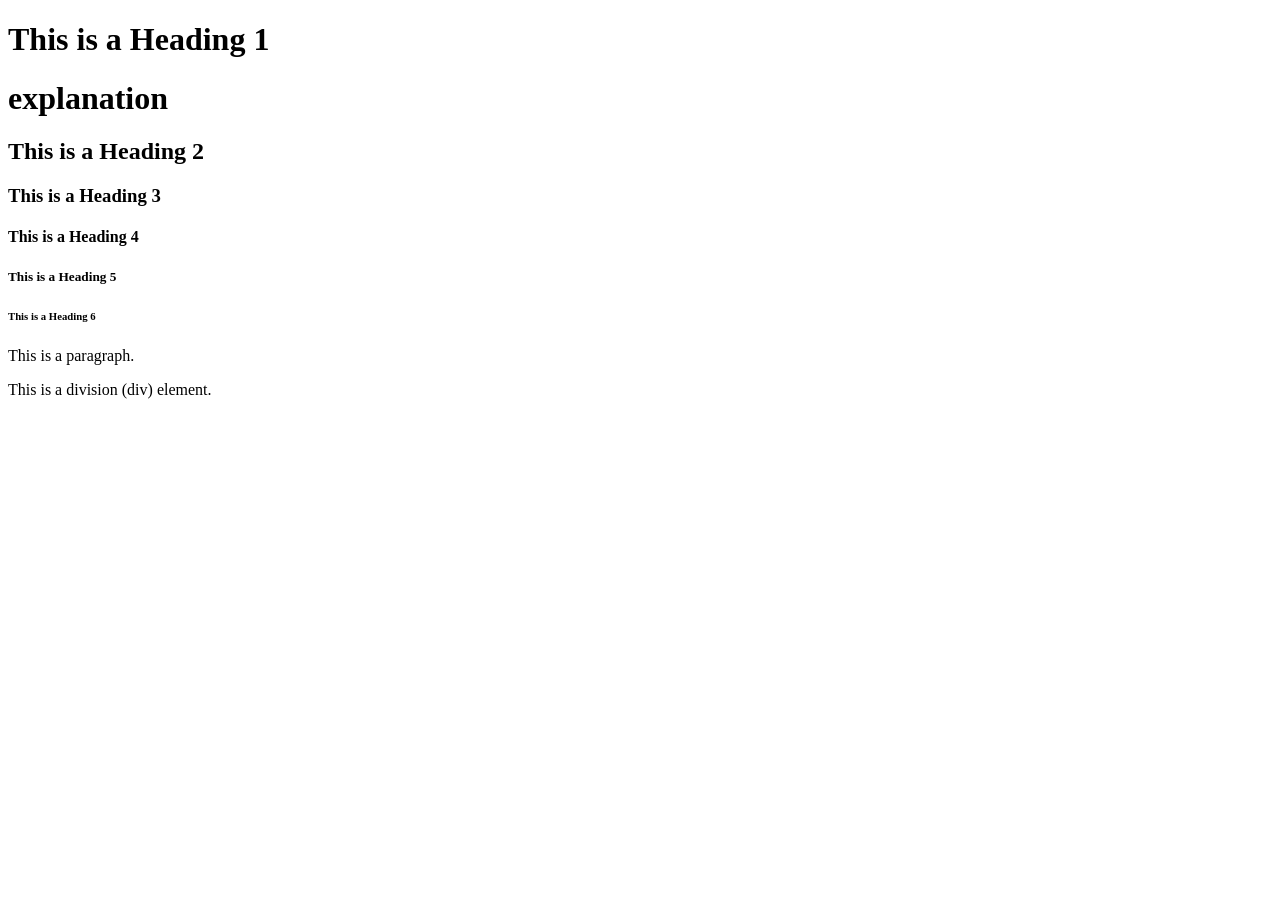
<file: practice1- blocklevelElements.html>
<!DOCTYPE html>
<html lang="en">
<head>
    <meta charset="UTF-8">
    <meta name="viewport" content="width=device-width, initial-scale=1.0">
    <title>Practice Class 1 - Block Level Elements</title>
</head>
<body>

    <!-- Header Tags -->

    <h1>This is a Heading 1</h1> <h1>explanation</h1>
    <h2>This is a Heading 2</h2>
    <h3>This is a Heading 3</h3>
    <h4>This is a Heading 4</h4>
    <h5>This is a Heading 5</h5>
    <h6>This is a Heading 6</h6>

    <!-- Paragraph Tag -->

    <p>This is a paragraph.</p>


    <!-- Division Tag -->    <div>This is a division (div) element.</div>

</body>
</html>
</file>
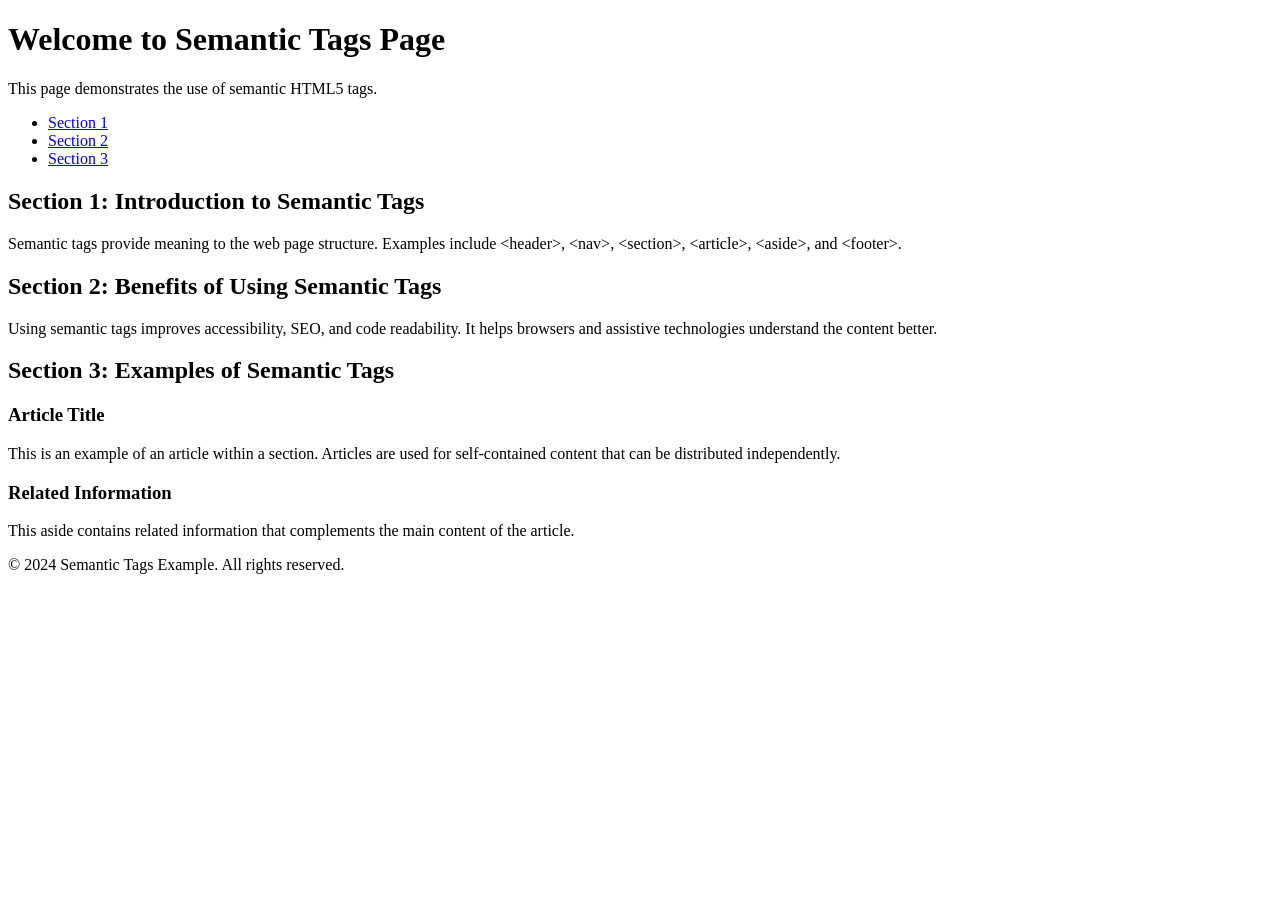
<file: semantic-tags.html>
<!DOCTYPE html>
<html lang="en">
<head>
    <meta charset="UTF-8">
    <meta name="viewport" content="width=device-width, initial-scale=1.0">
    <title>Semantic Tags</title>
</head>
<body>
    
   <header>
    <h1>Welcome to Semantic Tags Page</h1>
    <p>This page demonstrates the use of semantic HTML5 tags.</p>
   </header>

    <nav>
     <ul>
          <li><a href="#section1">Section 1</a></li>
          <li><a href="#section2">Section 2</a></li>
          <li><a href="#section3">Section 3</a></li>
     </ul>
    </nav>

    <section id="section1">
      <h2>Section 1: Introduction to Semantic Tags</h2>
      <p>Semantic tags provide meaning to the web page structure. Examples include &lt;header&gt;, &lt;nav&gt;, &lt;section&gt;, &lt;article&gt;, &lt;aside&gt;, and &lt;footer&gt;.</p>
    </section>
    <section id="section2">
      <h2>Section 2: Benefits of Using Semantic Tags</h2>
      <p>Using semantic tags improves accessibility, SEO, and code readability. It helps browsers and assistive technologies understand the content better.</p>
    </section>
    <section id="section3">
      <h2>Section 3: Examples of Semantic Tags</h2>
      <article>
        <h3>Article Title</h3>
        <p>This is an example of an article within a section. Articles are used for self-contained content that can be distributed independently.</p>
      </article>
      <aside>
        <h3>Related Information</h3>
        <p>This aside contains related information that complements the main content of the article.</p>
      </aside>
    </section>
    <footer>
      <p>&copy; 2024 Semantic Tags Example. All rights reserved.</p>

    </footer>

</body>
</html>
</file>
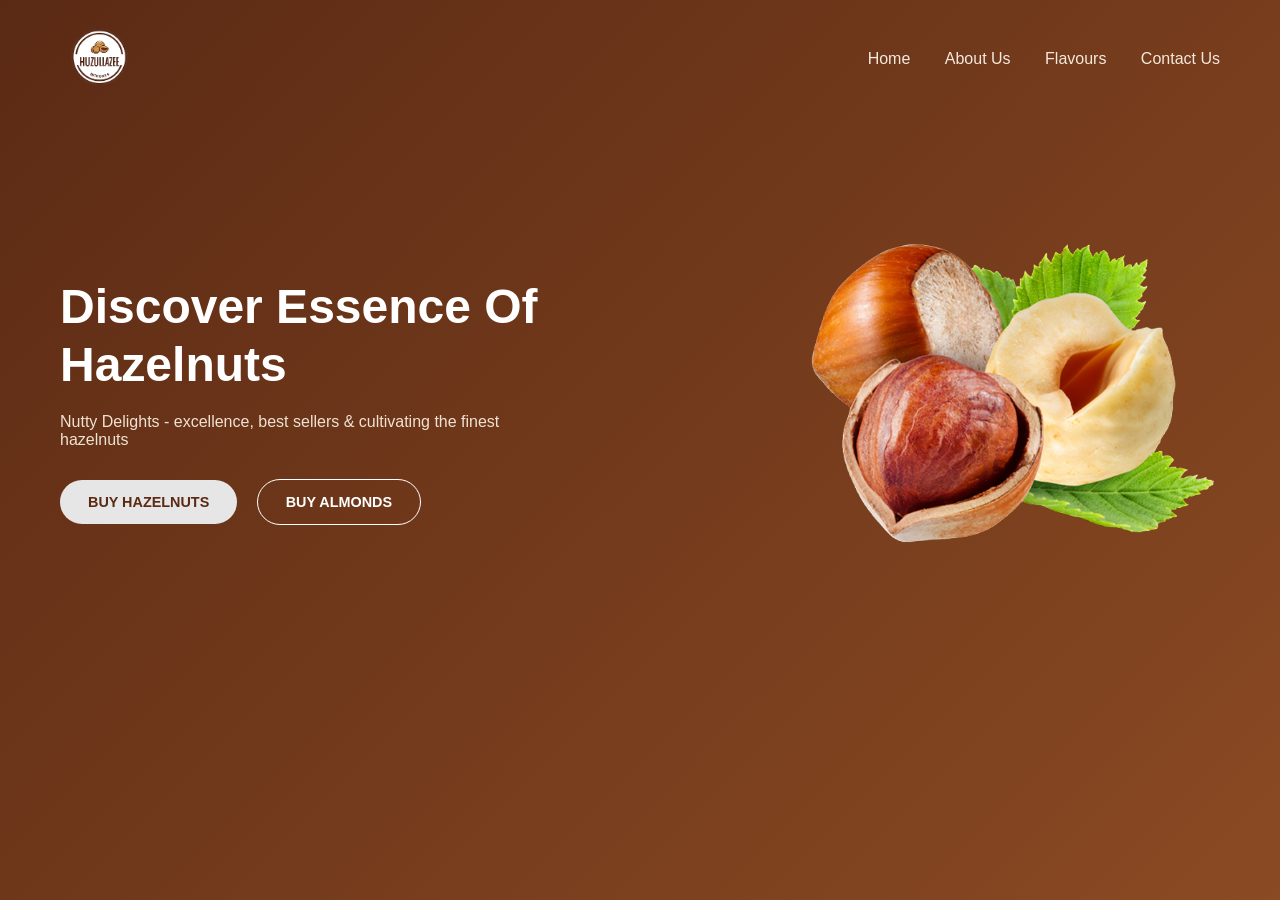
<file: tagsExpanation.html>
<!DOCTYPE html>
<html lang="en">
<head>
    <meta charset="UTF-8">
    <meta name="viewport" content="width=device-width, initial-scale=1.0">
    <title>HazelNuts</title>
   <link rel="stylesheet" href="style.css">
</head>
<body>
    <header>
        <div>
            <img src="hazel.png" alt="">
        </div>

        <nav>
            <a href="">Home</a>
            <a href="">About Us</a>
            <a href="">Flavours</a>
            <a href="">Contact Us</a>
        </nav>
    </header>
    <section>
        <div>
      <h1>Discover Essence Of Hazelnuts</h1>
      <p>Nutty Delights - excellence, best sellers & cultivating the finest hazelnuts</p>
      <div>
        <button>BUY HAZELNUTS</button>
        <button>BUY ALMONDS</button>
      </div>
        </div>
        <div>
          <img src="hero-img.png" alt="">
        </div>
    </section>
</body>
</html>
</file>
<file: Donut's Website/style.css>
*{
    margin: 0;
    padding: 0;
    box-sizing: border-box;
}


body{
    background: linear-gradient(to right, #3D0551, #AC0BC7 );
    font-family: 'Inter', sans-serif;
    color: white
}

header{
    padding: 15px 20px;
    display: flex;
    align-items: center;
    justify-content: space-between;
    border-bottom: 1px solid white;
}

header img{
    width: 120px;
}

header ul{
    display: flex;
   
    list-style: none;
  
   
}

header ul li{
    margin-right: 80px;
    color: white
    
}

header a{
    text-decoration: none;
    color: white;
}


button{
    padding: 10px 15px;
    margin-right: 20px;
    border: none;
    background-color: yellow;
    color: black;
    border-radius: 32px;
    cursor: pointer; 
    font-weight: 400;
}


#sign-up{
    background:transparent;
    border: 1px solid white;
    color: white;
}

.active{
    font-weight: bold;
}  

section {

    display: grid;
    grid-template-columns: 2fr 1fr;
    align-items: center;
    /* display: flex;
    align-items: center;
    justify-content: space-between; */
    padding: 10px 44px;
}

section h1{
    font-size: 64px;
      font-family: "Livvic", sans-serif;
     font-weight: 500;
     font-style: SemiBold;
    line-height: 100%;
    letter-spacing: 1%;

}

section h1 span{
    font-weight: 200;
}
section p{
    margin: 24px 0;
    font-size: 24px;
       font-family: "Livvic", sans-serif;
     font-weight: 400;
     font-style: Regular;
}

section img{
    width: 450px;
    object-fit: contain;
}
</file>
<file: Fries Website/style.css>
*{
    margin: 0;
    padding: 0;
    box-sizing: border-box;
}


body{
    background: url(bg.png);
    font-family: 'Inter', sans-serif;
}

header{
    padding: 15px 20px;
    display: flex;
    align-items: center;
    justify-content: space-between;
}

header img{
    width: 60px;
}

header ul{
    display: flex;
   
    list-style: none;
  
   
}

header ul li{
    margin-right: 20px;
    
}

header a{
    text-decoration: none;
    color: black;
}

button{
    padding: 10px 15px;

    border: none;
    background-color: red;
    color: white;
    border-radius: 32px;
    cursor: pointer; 
    font-weight: 400;
}

#sign-up{
    background:transparent;
    border: 1px solid black;
    color: black;
}

.active{
    font-weight: bold;
}  

section {
    display: flex;
    align-items: center;
    justify-content: space-between;
    padding: 10px 44px;
}

section h1{
    font-size: 64px;
    font-family: "Poppins", sans-serif;
     font-weight: 500;
     font-style: Medium;
    line-height: 100%;
    letter-spacing: 1%;

}
section p{
    margin: 24px 0;
    font-size: 24px;
     font-family: "Poppins", sans-serif;
     font-weight: 400;
     font-style: Regular;
}

section img{
    max-width: 400px;
    object-fit: contain;
}
</file>
<file: GRID/style.css>
*{
    margin: 0;
    padding: 0;
    box-sizing: border-box;
}

/*GRID ADDED TO SECTION*/
body{
    background: linear-gradient(to right, #3D0551, #AC0BC7 );
    font-family: 'Inter', sans-serif;
    color: blue;
}

.grid-container {
    display: grid;
      grid-template-columns: repeat(auto-fit, minmax(400px, 1fr));
    /* grid-template-rows: repeat(6, 1fr); */
    justify-content: space-between;
    gap: 20px;
    padding: 20px 10px;
}


/* @media (max-width: 768px) {
    .grid-container {
        grid-template-columns: 1fr;
        grid-template-rows: auto;
    }
} */
/* 
.grid-1 {
    grid-column: span 4;
    grid-row: span 1;
}

.grid-2 {
    grid-column: span 1;
    grid-row: span 4;
}

.grid-6 {
    grid-column: span 1;
    grid-row: span 1;
}

.grid-3 {
    grid-column: span 1;
}

.grid-4 {
     grid-column: span 1;
     grid-row: span 4;
} 

.grid-5 {
    /* grid-column: span 4; */
</file>
<file: Juice Website/styles.css>
* {
  padding: 0;
  margin: 0;
  box-sizing: border-box;
}

body {
  background: linear-gradient(to right, #eed0b5, #f0e6c6);
}

header {
  display: flex;
  justify-content: space-between;
  align-items: center;
  padding:5px 20px;
  width: 100%;
  position: fixed;
  background: #fed0b2c6;
}

.logo {
  width: 120px;
}

ul {
  display: flex;
  list-style: none;
}

ul li {
  margin: 0px 10px;
}

ul li a {
  text-decoration: none;
  color: #000000;
}

.sign-up {
  padding: 6px 12px;
  background: transparent;
  border-radius: 5px;
}

section {
  padding: 20px 40px;

}
.hero {
  display: flex;
   padding: 32px 40px;
  justify-content: space-between;
  align-items: center;
}

.hero img {
  width: 400px;
}

.hero h1 {
  font-size: 56px;
  color: #473525e5;
  font-family: "Jost", sans-serif;
}

.hero p{
    font-size: 22px;
    font-family: "Jost", sans-serif;
    margin: 16px 0px;
}

.view{
    padding: 8px 14px;
    border-radius: 5px;
    background-color: #473525C7;
    color: white;
    border: none;
    margin-right: 16px;
}

.about{
    display: grid;
    grid-template-columns: repeat(4, 1fr);
    gap: 40px;
}
.about h2 {
  font-size: 56px;
  color: #473525e5;
  font-family: "Jost", sans-serif;
}

.about p{
    font-size: 22px;
    font-family: "Jost", sans-serif;
    margin: 16px 0px;
}

.pine{
    
    width: 200px;
    margin-left: 20px;
    padding: 24px 20px;
}
.grape{
    width: 100px;  
     margin-top: 60px;
}
.melon{
    width: 200px;
     padding: 24px 10px;
}

.about img{
       
    background: linear-gradient(#fff0e6c6, #ee7c18);
    border-radius: 20px;
    box-shadow: 0px 0px 12px 8px rgba(0, 0, 0, 0.1);
}

.menu h2{
  font-size: 48px;
  color: #473525e5;
  font-family: "Jost", sans-serif;
}

.menu-card{
    background:linear-gradient(#f0e6c6, #ee7c18);
    width: 350px;
    padding: 10px 60px;
    border-radius: 20px;
    margin-right: 60px;
}

.menu-card h4{
  margin-top: 32px;
    font-size: 32px;
    color: #473525e5;
    font-family: "Jost", sans-serif;
    font-weight: normal;
    margin: 16px 0px; 
    display: inline;
   
}
.menu-card p{
    font-size: 20px;
    font-family: "Jost", sans-serif;
    margin: 16px 0px;
}

.menu-item{
    width:200px;
    max-width:max-content ;
    margin: auto;

}
.menu-item img{
    width: 150px;
}

.menus {
  display: flex;
}
.footer {
  display: flex;
  justify-content: space-between;
  align-items: center;
}

.footer img {
  width: 150px;
}

.footer input{
  display: block;
  border-radius: 8px;
  margin-top: 12px;
  padding: 10px 14px;
  border: none;

}

.footer textarea{
  display: block;
  border-radius: 8px;
  margin-top: 12px;
  padding: 10px 14px;
  border: none;
  width: 300px;
  height: 100px;
}

.footer button{
   padding: 8px 14px;
    border-radius: 5px;
    background-color: #ed760e;
    color: white;
    margin-top: 12px;
    border: none;
    margin-right: 16px;
}
</file>
<file: styleflex.css>
*{
    margin: 0;
    padding: 0;
    box-sizing: border-box;
}


nav ul{
    /* list-style: none; */
    padding: 15px 20px;
   
    margin-right: 10px;
    margin-left: 10px;
    cursor: pointer;
    display: flex;
    flex-direction: row;
    align-items: center;
    
    

}


nav ul li{
    margin-right: 200px;
    list-style: none;

}
</file>
<file: style.css>
/* RESET */
* {
  margin: 0;
  padding: 0;
  box-sizing: border-box;
  font-family: "Segoe UI", Tahoma, sans-serif;
}

/* BODY */
body {
  background: linear-gradient(135deg, #5b2a14, #8a4a23);
  color: #fff;
  min-height: 100vh;
}

/* HEADER */
header {
  display: flex;
  justify-content: space-between;
  align-items: center;
  padding: 20px 60px;
}

header img {
  width: 80px;
}

/* NAVIGATION */
nav a {
  margin-left: 30px;
  text-decoration: none;
  color: #f5e9dd;
  font-weight: 500;
  transition: color 0.3s;
}

nav a:hover {
  color: #ffffff;
}

/* HERO SECTION */
section {
  display: flex;
  align-items: center;
  justify-content: space-between;
  padding: 80px 60px;
}

/* LEFT CONTENT */
section > div:first-child {
  max-width: 500px;
}

h1 {
  font-size: 3rem;
  line-height: 1.2;
  margin-bottom: 20px;
}

p {
  font-size: 1rem;
  color: #f0e2d3;
  margin-bottom: 30px;
}

/* BUTTONS */
button {
  padding: 14px 28px;
  border-radius: 30px;
  border: none;
  font-size: 0.9rem;
  font-weight: 600;
  cursor: pointer;
  margin-right: 15px;
  transition: all 0.3s ease;
}

/* BUY HAZELNUTS */
button:first-child {
  background: #e6e6e6;
  color: #5b2a14;
}

button:first-child:hover {
  background: #ffffff;
}

/* BUY ALMONDS */
button:last-child {
  background: transparent;
  border: 1px solid #ffffff;
  color: #ffffff;
}

button:last-child:hover {
  background: #ffffff;
  color: #5b2a14;
}

/* RIGHT IMAGE */
section img {
  width: 420px;
  max-width: 100%;
}
</file>
